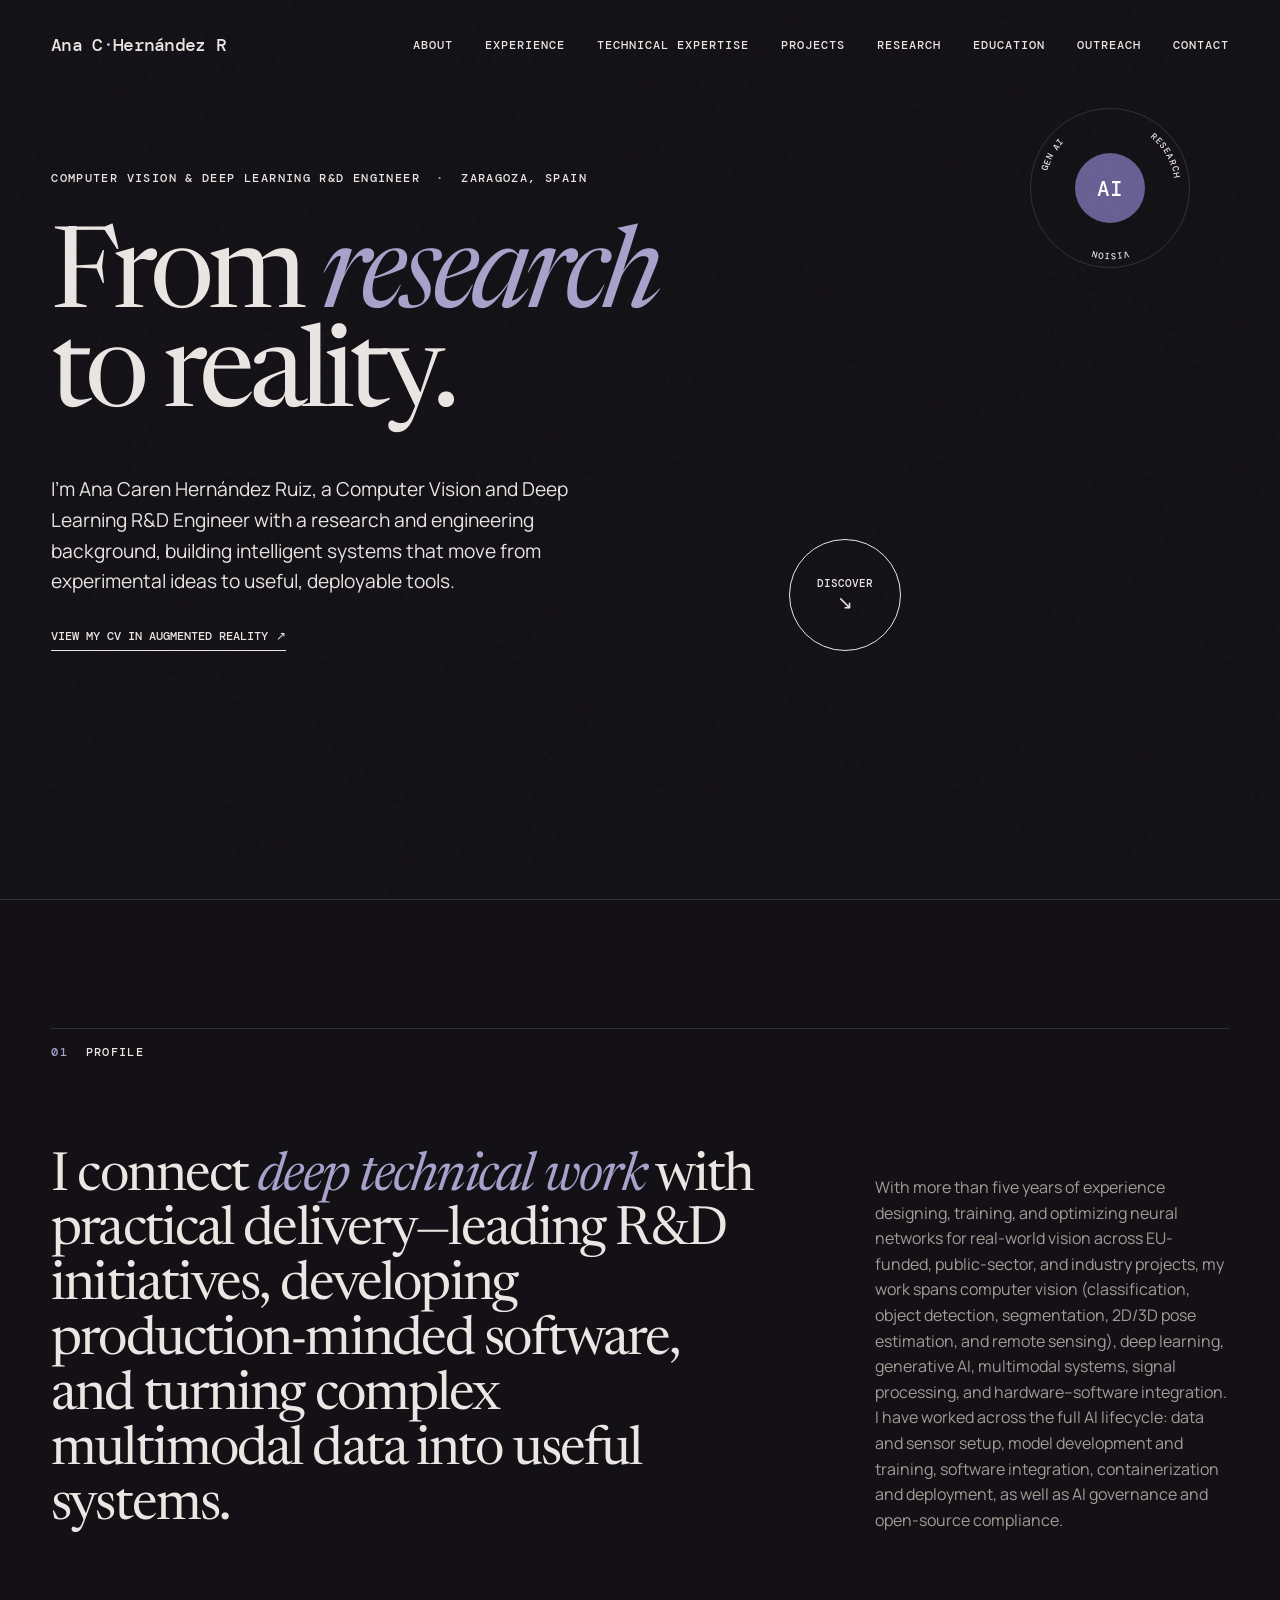
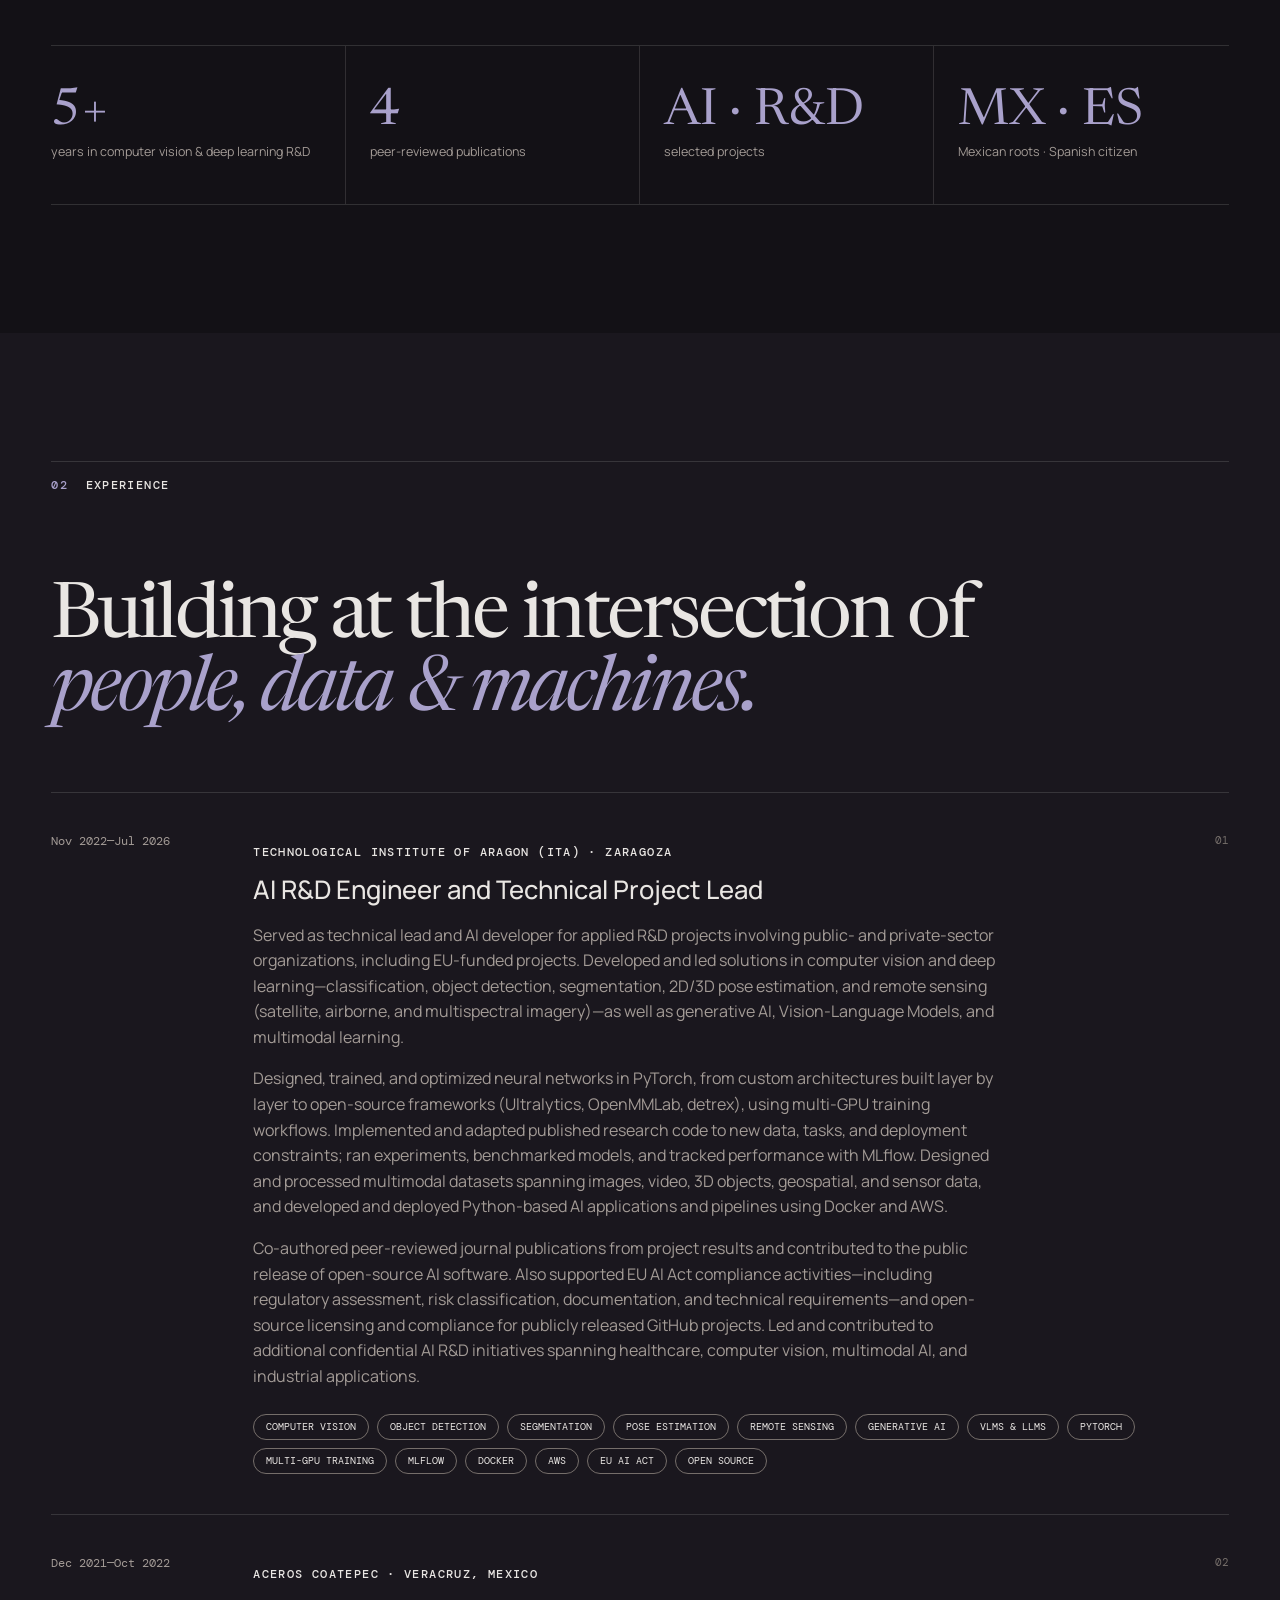
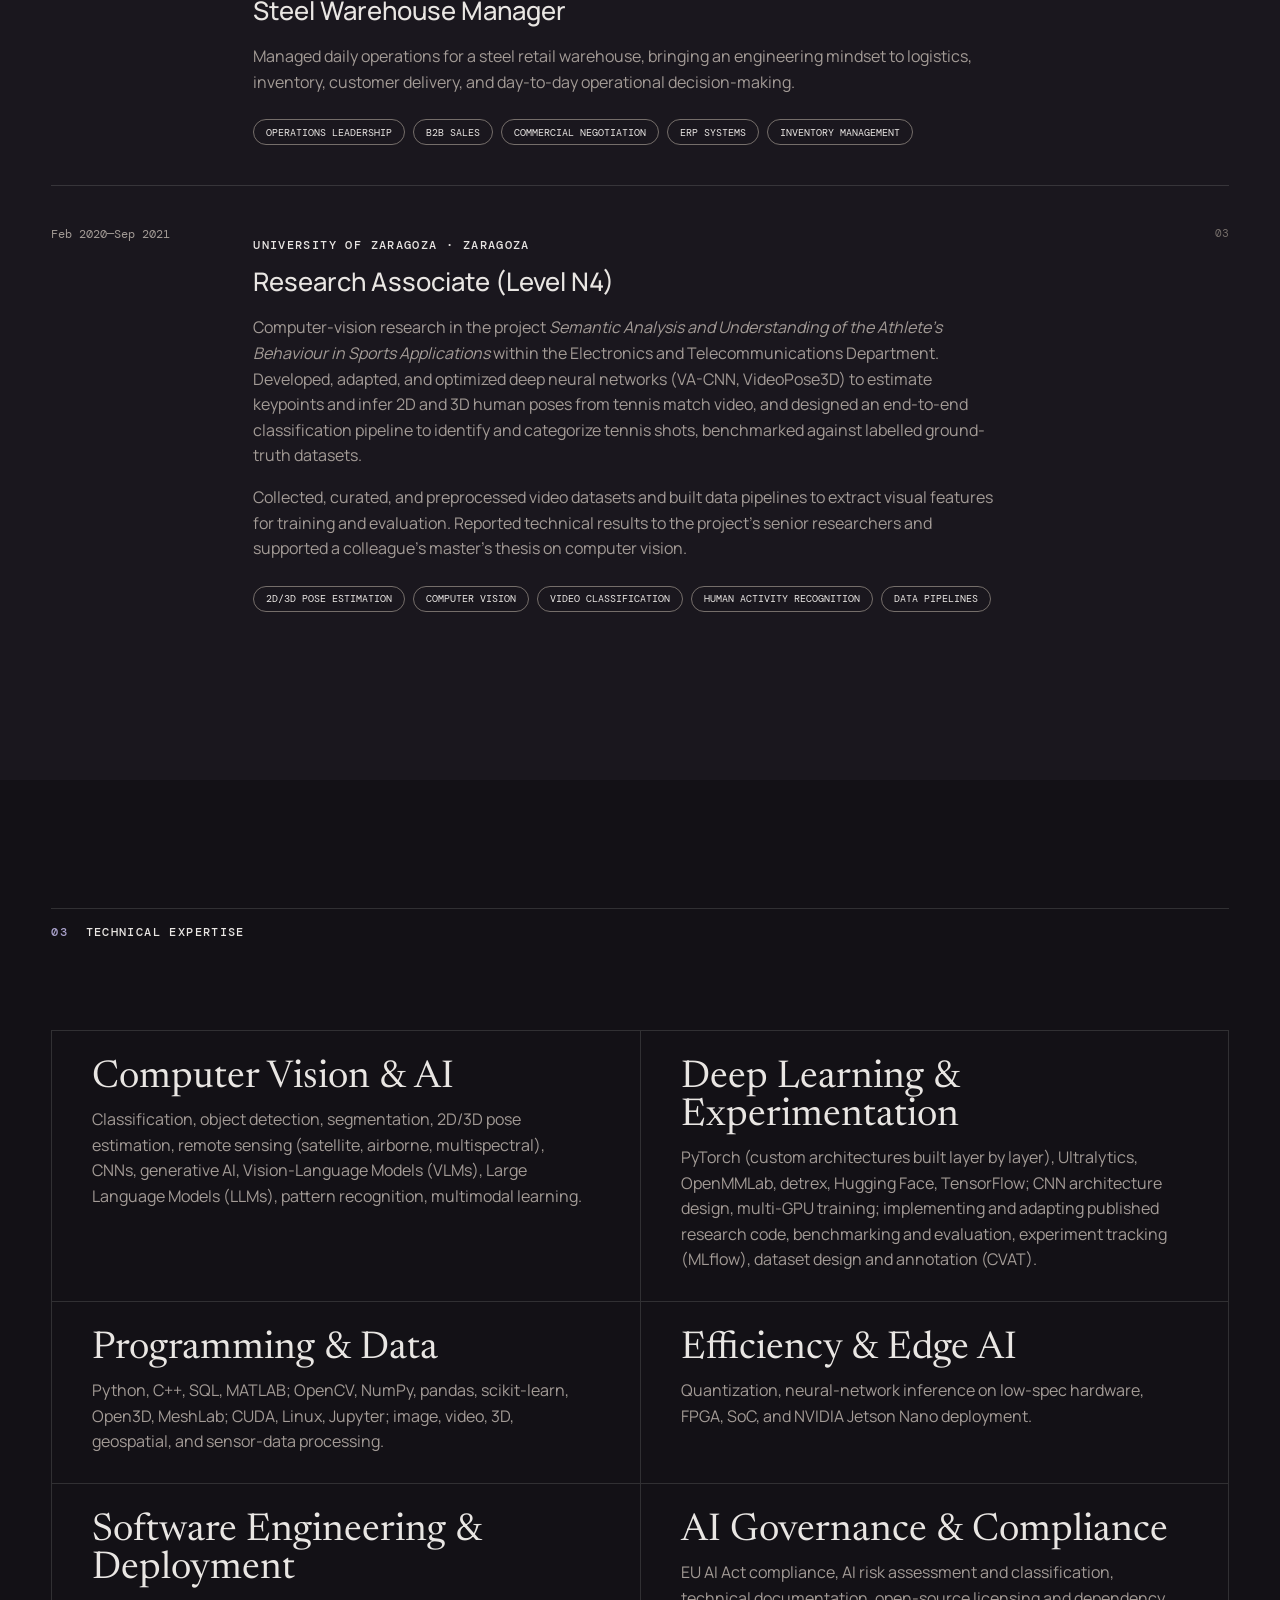
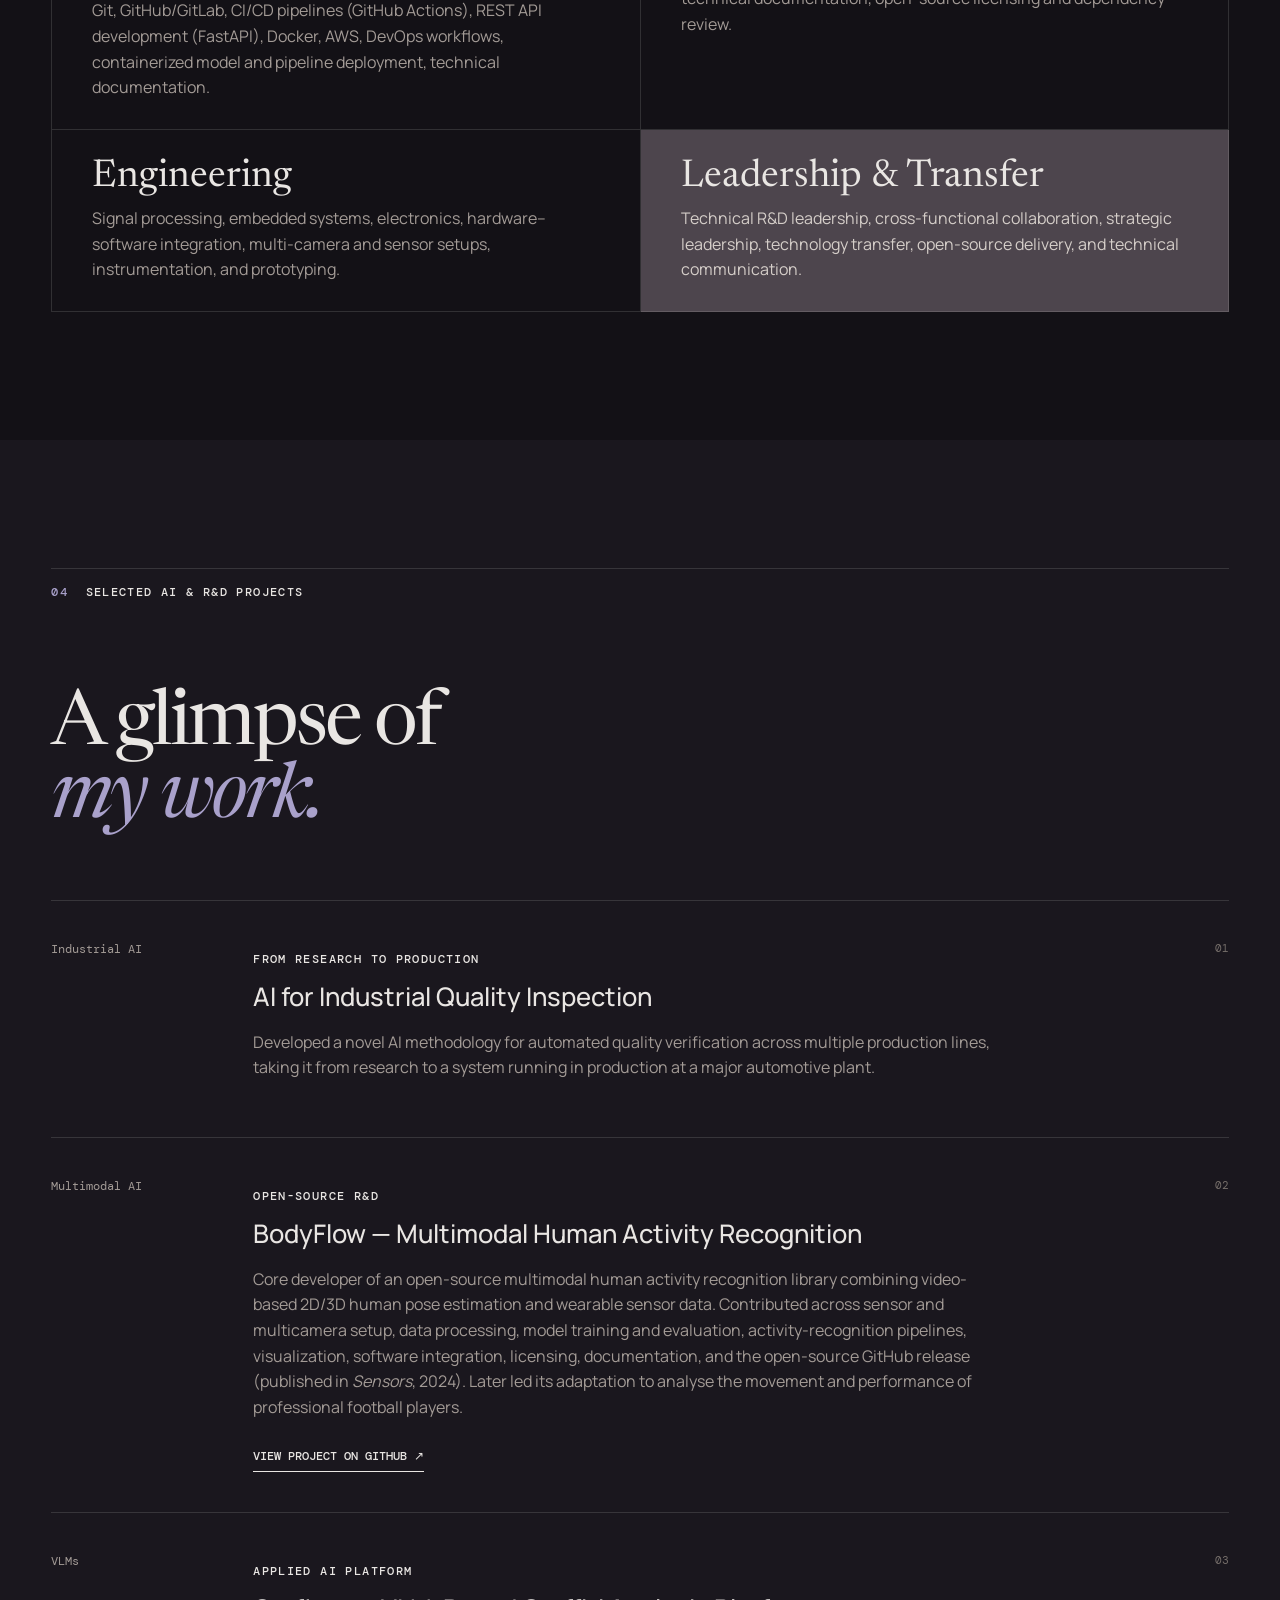
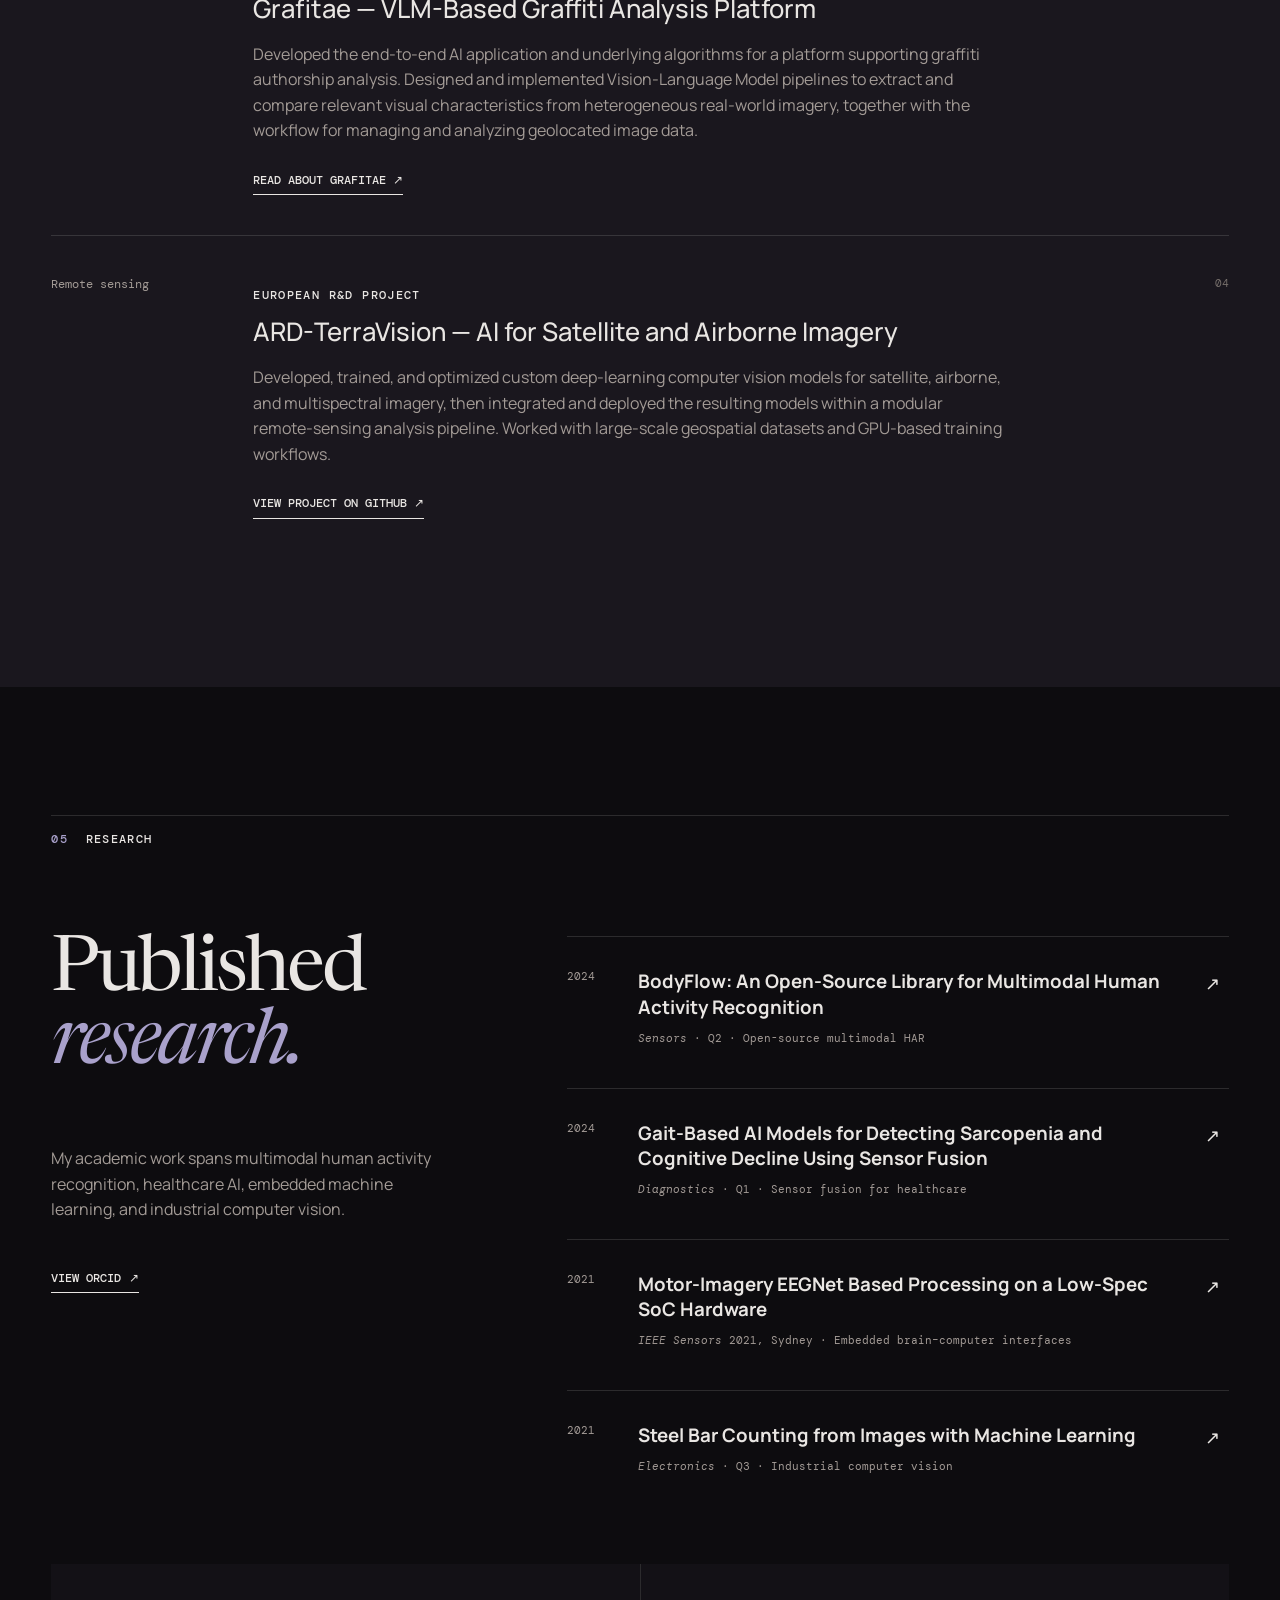
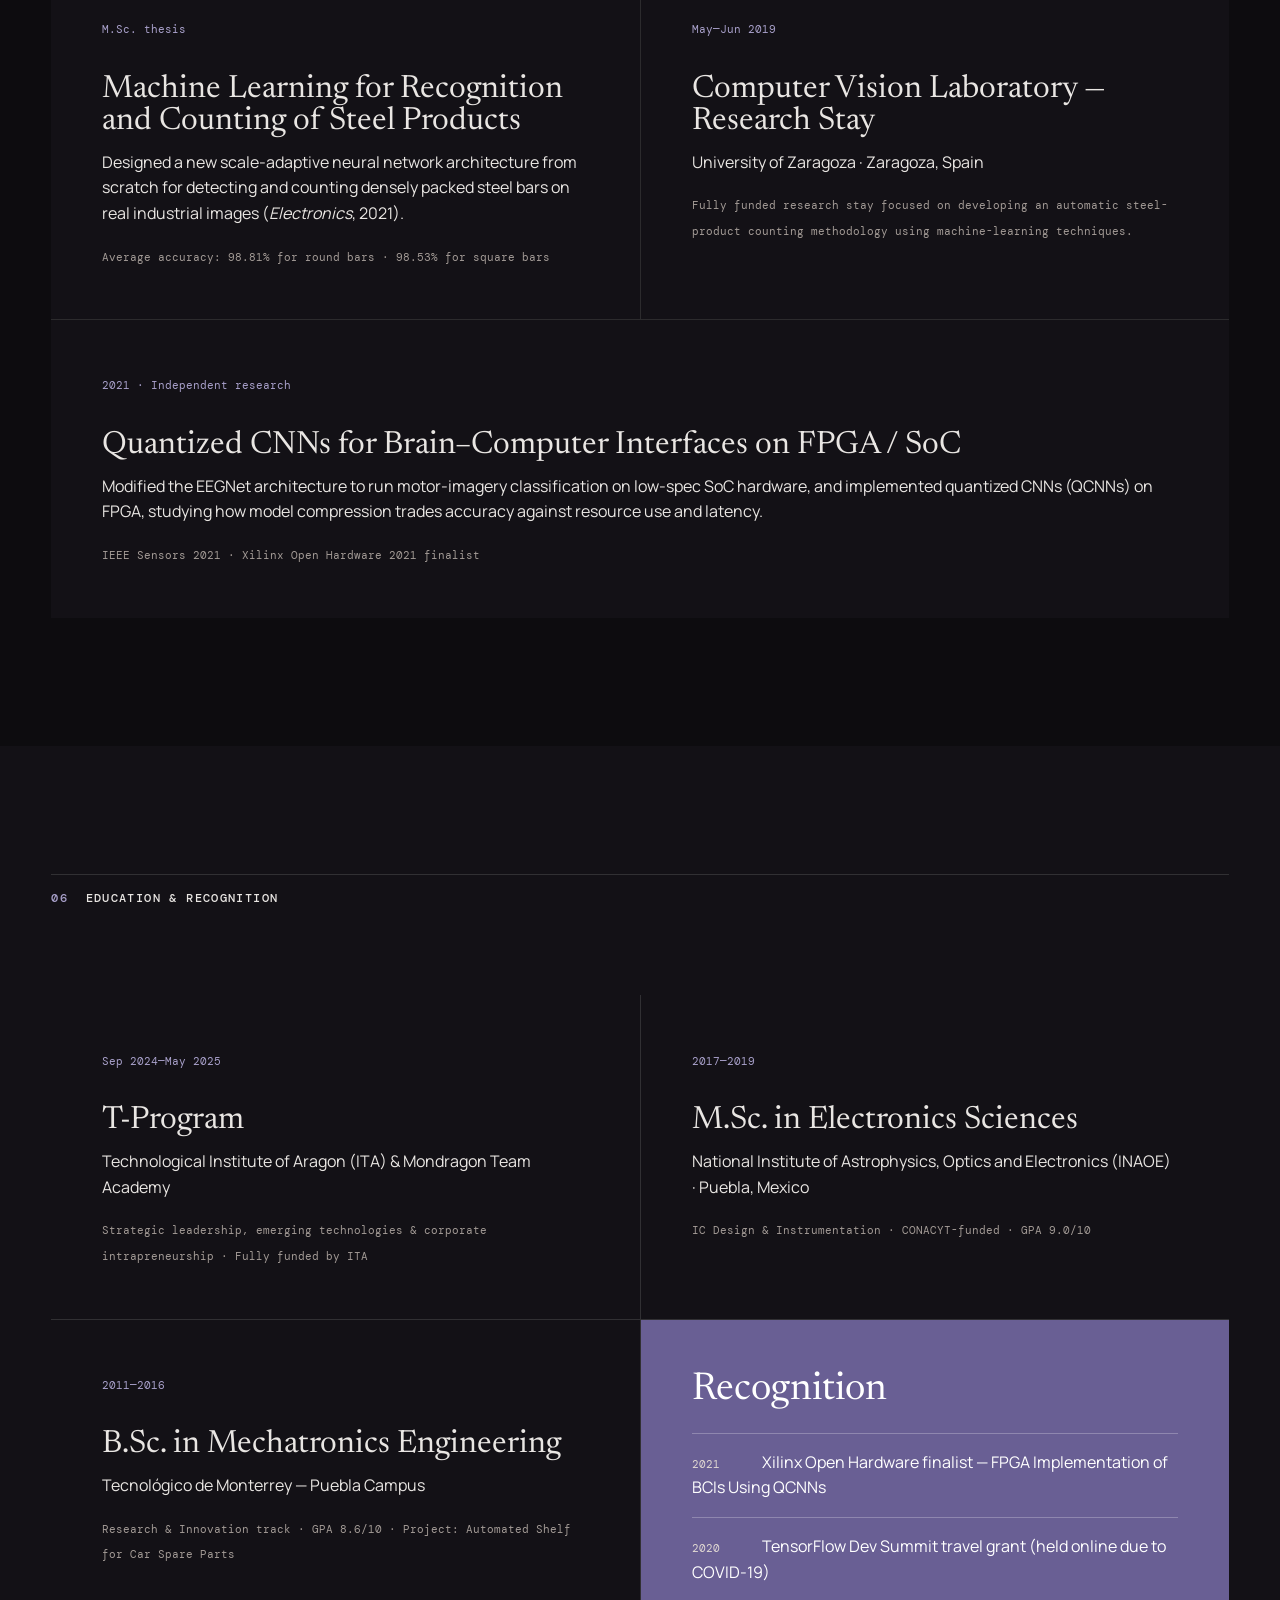
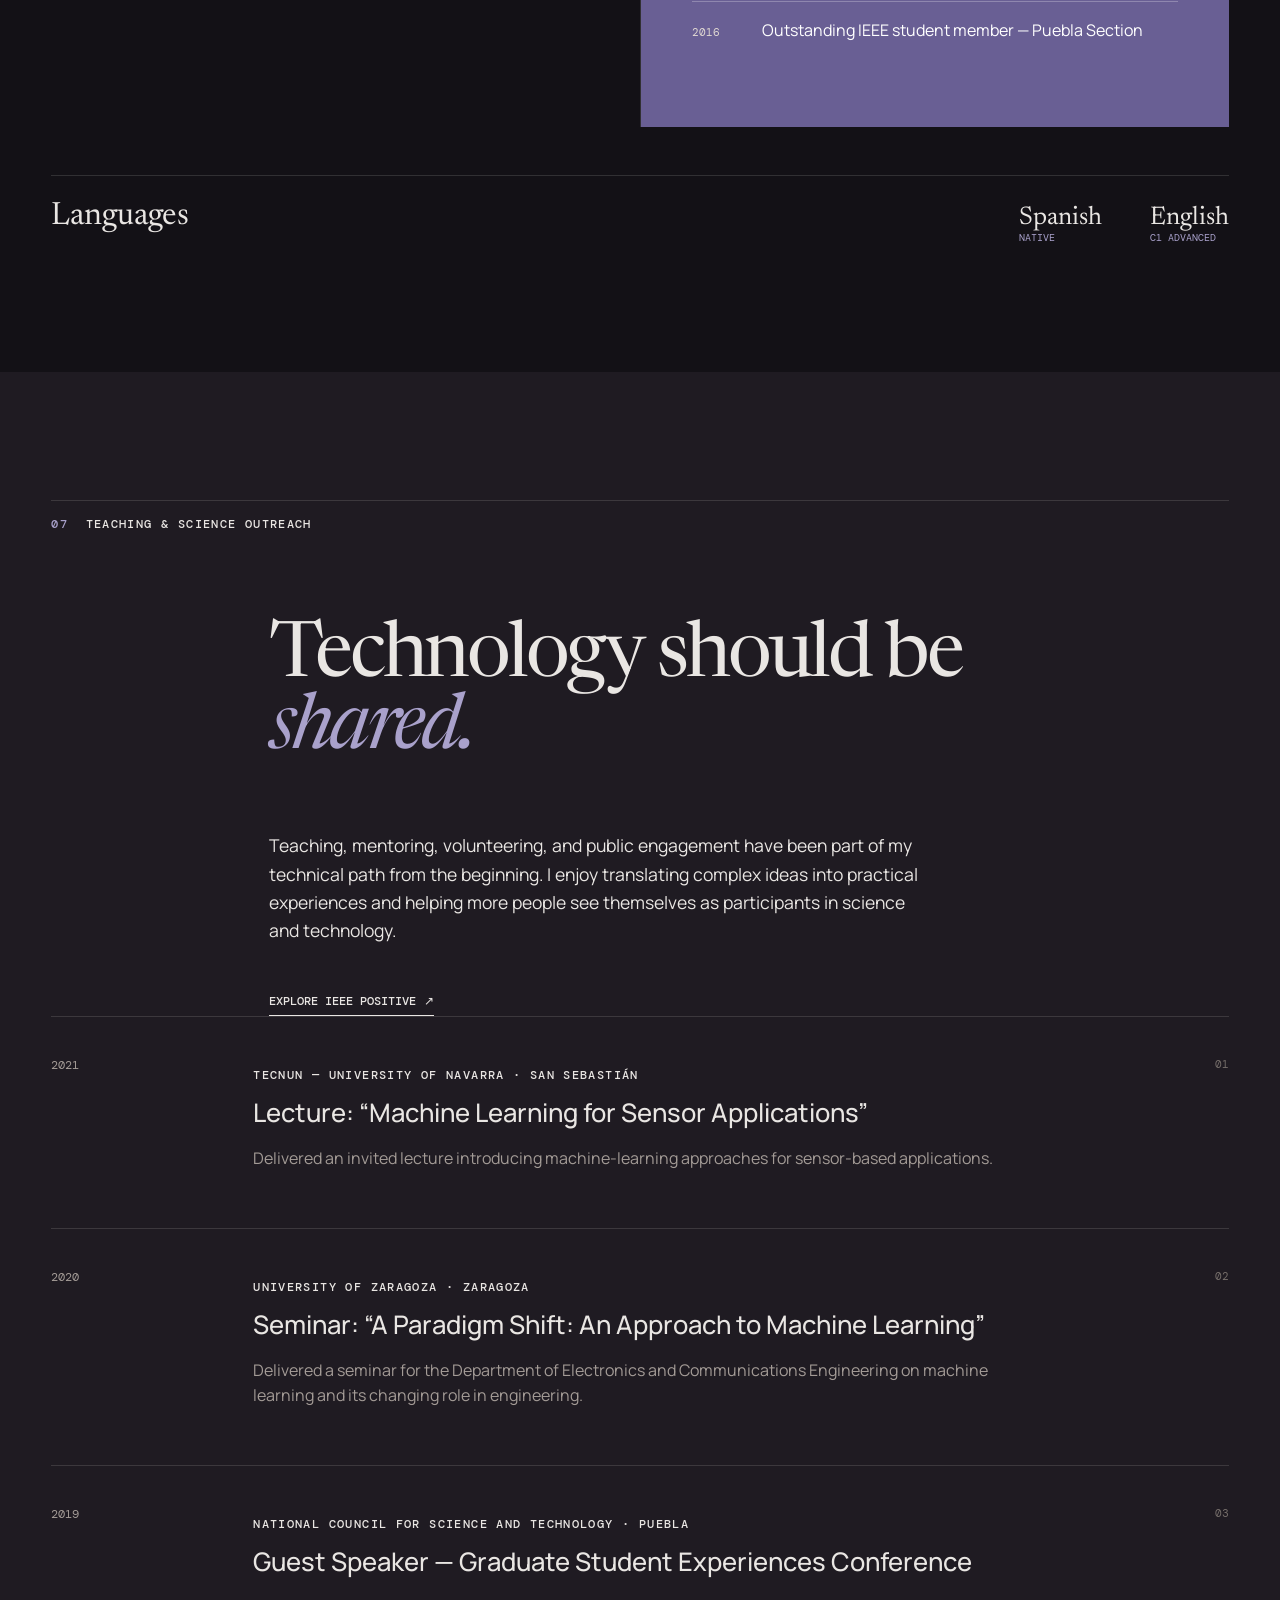
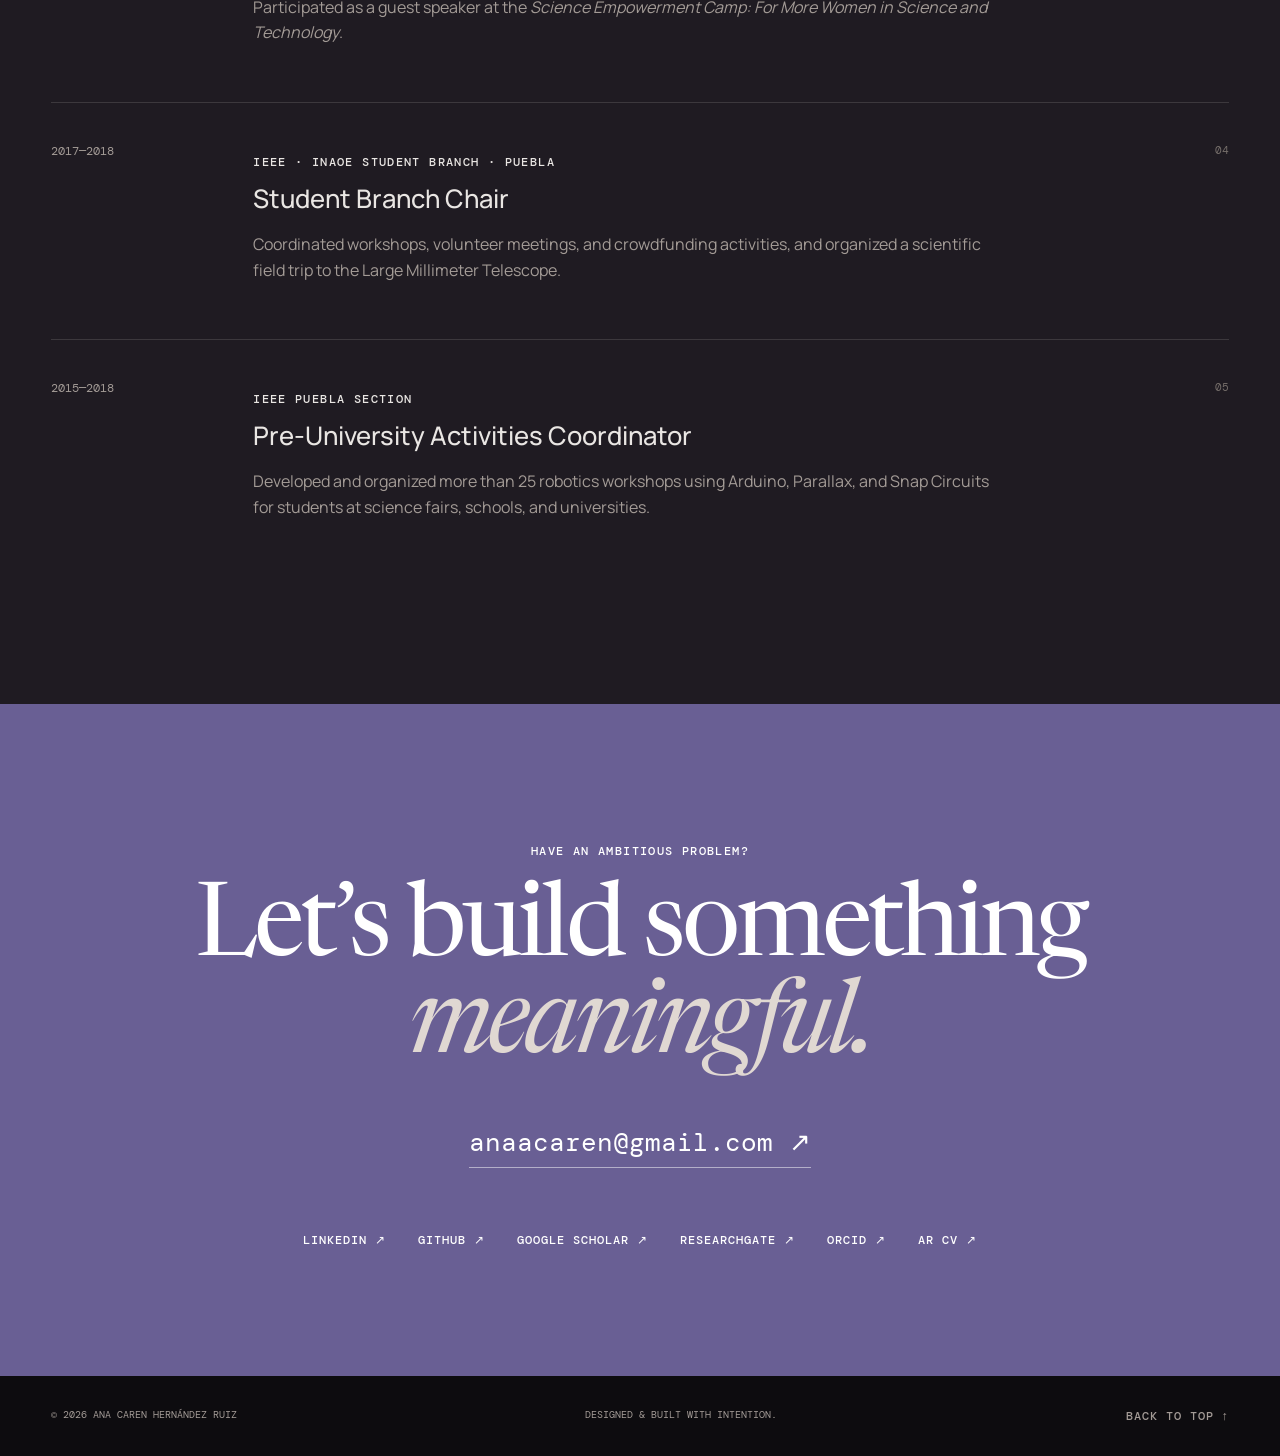
<file: index.html>
<!doctype html>
<html lang="en">
<head>
  <meta charset="utf-8">
  <meta name="viewport" content="width=device-width, initial-scale=1">
  <meta name="description" content="Ana Caren Hernández Ruiz — Computer Vision &amp; Deep Learning R&amp;D Engineer with 5+ years designing, training and optimizing neural networks for real-world vision: detection, segmentation, pose estimation, remote sensing, VLMs and multimodal AI.">
  <meta name="theme-color" content="#131116">
  <title>Ana Caren Hernández Ruiz — Computer Vision &amp; Deep Learning R&amp;D</title>
  <script>document.documentElement.classList.add('js')</script>
  <noscript><style>.reveal{opacity:1!important;transform:none!important}</style></noscript>
  <link rel="preconnect" href="https://fonts.googleapis.com">
  <link rel="preconnect" href="https://fonts.gstatic.com" crossorigin>
  <link href="https://fonts.googleapis.com/css2?family=DM+Mono:wght@300;400;500&family=Manrope:wght@400;500;600;700&family=Newsreader:ital,opsz,wght@0,6..72,400;0,6..72,500;1,6..72,400&display=swap" rel="stylesheet">
  <link rel="stylesheet" href="styles.css">
  <style>.section-label[id]{scroll-margin-top:2rem}.skill-card{min-height:0;padding:1.75rem 2.5rem}.skill-card h3{margin:0 0 .65rem}.skill-card p{margin:0}.language-block{display:flex;align-items:baseline;justify-content:space-between;gap:2rem;margin-top:3rem;padding-top:1.5rem;border-top:1px solid var(--line)}.language-block h3{font:400 2rem Newsreader,serif;margin:0}.language-block .languages{margin:0}.contact-links{flex-wrap:wrap}.project-link{display:inline-block;margin-top:.8rem}.research-notes{margin-top:3rem}.degree.wide{grid-column:1/-1}@media(max-width:600px){.language-block{align-items:flex-start;flex-direction:column}.language-block .languages{flex-direction:row;gap:2rem}}</style>
  <link rel="stylesheet" href="orbit.css">
  <script src="script.js" defer></script>
</head>
<body>
  <a class="skip-link" href="#main">Skip to content</a>
  <div class="noise" aria-hidden="true"></div>

  <header class="site-header">
    <a class="brand" href="#top" aria-label="Ana Caren, home">Ana C<span>·</span>Hernández R</a>
    <nav class="nav" aria-label="Primary navigation">
      <a href="#about">About</a>
      <a href="#experience">Experience</a>
      <a href="#expertise">Technical Expertise</a>
      <a href="#projects">Projects</a>
      <a href="#research">Research</a>
      <a href="#education">Education</a>
      <a href="#outreach">Outreach</a>
      <a href="#contact">Contact</a>
    </nav>
    <button class="menu-toggle" aria-label="Open menu" aria-expanded="false"><span></span><span></span></button>
  </header>

  <main id="main">
    <section class="hero" id="top">
      <div class="hero-kicker reveal">Computer Vision &amp; Deep Learning R&amp;D Engineer <span>·</span> Zaragoza, Spain</div>
      <h1 class="reveal">From <em>research</em><br>to reality.</h1>
      <div class="hero-bottom reveal">
        <div>
          <p>I’m Ana Caren Hernández Ruiz, a Computer Vision and Deep Learning R&amp;D Engineer with a research and engineering background, building intelligent systems that move from experimental ideas to useful, deployable tools.</p>
          <a class="text-link" href="ar/">View my CV in augmented reality <span>↗</span></a>
        </div>
        <a class="round-link" href="#about" aria-label="Discover more"><span>Discover</span><span class="arrow">↘</span></a>
      </div>
      <div class="hero-orbit" aria-hidden="true">
        <svg class="orbital-text" viewBox="0 0 160 160">
          <defs>
            <path id="orbit-a" d="M 80 14 A 66 66 0 0 1 137.16 113" />
            <path id="orbit-b" d="M 137.16 113 A 66 66 0 0 1 22.84 113" />
            <path id="orbit-c" d="M 22.84 113 A 66 66 0 0 1 80 14" />
          </defs>
          <text><textPath href="#orbit-a" startOffset="50%">RESEARCH</textPath></text>
          <text><textPath href="#orbit-b" startOffset="50%">VISION</textPath></text>
          <text class="gen-ai"><textPath href="#orbit-c" startOffset="50%">GEN&#160;AI</textPath></text>
        </svg>
        <div class="core">AI</div>
      </div>
    </section>

    <section class="intro section">
      <div class="section-label reveal" id="about"><span>01</span> Profile</div>
      <div class="intro-copy reveal">
        <p class="statement">I connect <em>deep technical work</em> with practical delivery—leading R&amp;D initiatives, developing production-minded software, and turning complex multimodal data into useful systems.</p>
        <p class="body-copy">With more than five years of experience designing, training, and optimizing neural networks for real-world vision across EU-funded, public-sector, and industry projects, my work spans computer vision (classification, object detection, segmentation, 2D/3D pose estimation, and remote sensing), deep learning, generative AI, multimodal systems, signal processing, and hardware–software integration. I have worked across the full AI lifecycle: data and sensor setup, model development and training, software integration, containerization and deployment, as well as AI governance and open-source compliance.</p>
      </div>
      <div class="metrics reveal" aria-label="Career highlights">
        <div><strong>5+</strong><span>years in computer vision &amp; deep learning R&amp;D</span></div>
        <div><strong>4</strong><span>peer-reviewed publications</span></div>
        <div><strong>AI · R&amp;D</strong><span>selected projects</span></div>
        <div><strong>MX · ES</strong><span>Mexican roots · Spanish citizen</span></div>
      </div>
    </section>

    <section class="experience section">
      <div class="section-label reveal" id="experience"><span>02</span> Experience</div>
      <div class="section-heading reveal"><h2>Building at the intersection of<br><em>people, data &amp; machines.</em></h2></div>
      <div class="timeline">
        <article class="role reveal">
          <div class="role-date">Nov 2022—Jul 2026</div>
          <div>
            <p class="eyebrow">Technological Institute of Aragon (ITA) · Zaragoza</p>
            <h3>AI R&amp;D Engineer and Technical Project Lead</h3>
            <p>Served as technical lead and AI developer for applied R&amp;D projects involving public- and private-sector organizations, including EU-funded projects. Developed and led solutions in computer vision and deep learning—classification, object detection, segmentation, 2D/3D pose estimation, and remote sensing (satellite, airborne, and multispectral imagery)—as well as generative AI, Vision-Language Models, and multimodal learning.</p>
            <p>Designed, trained, and optimized neural networks in PyTorch, from custom architectures built layer by layer to open-source frameworks (Ultralytics, OpenMMLab, detrex), using multi-GPU training workflows. Implemented and adapted published research code to new data, tasks, and deployment constraints; ran experiments, benchmarked models, and tracked performance with MLflow. Designed and processed multimodal datasets spanning images, video, 3D objects, geospatial, and sensor data, and developed and deployed Python-based AI applications and pipelines using Docker and AWS.</p>
            <p>Co-authored peer-reviewed journal publications from project results and contributed to the public release of open-source AI software. Also supported EU AI Act compliance activities—including regulatory assessment, risk classification, documentation, and technical requirements—and open-source licensing and compliance for publicly released GitHub projects. Led and contributed to additional confidential AI R&amp;D initiatives spanning healthcare, computer vision, multimodal AI, and industrial applications.</p>
            <ul class="tags"><li>Computer Vision</li><li>Object Detection</li><li>Segmentation</li><li>Pose Estimation</li><li>Remote Sensing</li><li>Generative AI</li><li>VLMs &amp; LLMs</li><li>PyTorch</li><li>Multi-GPU Training</li><li>MLflow</li><li>Docker</li><li>AWS</li><li>EU AI Act</li><li>Open Source</li></ul>
          </div>
          <div class="role-index">01</div>
        </article>
        <article class="role reveal">
          <div class="role-date">Dec 2021—Oct 2022</div>
          <div><p class="eyebrow">Aceros Coatepec · Veracruz, Mexico</p><h3>Steel Warehouse Manager</h3><p>Managed daily operations for a steel retail warehouse, bringing an engineering mindset to logistics, inventory, customer delivery, and day-to-day operational decision-making.</p><ul class="tags"><li>Operations Leadership</li><li>B2B Sales</li><li>Commercial Negotiation</li><li>ERP Systems</li><li>Inventory Management</li></ul></div>
          <div class="role-index">02</div>
        </article>
        <article class="role reveal">
          <div class="role-date">Feb 2020—Sep 2021</div>
          <div><p class="eyebrow">University of Zaragoza · Zaragoza</p><h3>Research Associate (Level N4)</h3><p>Computer-vision research in the project <em>Semantic Analysis and Understanding of the Athlete's Behaviour in Sports Applications</em> within the Electronics and Telecommunications Department. Developed, adapted, and optimized deep neural networks (VA-CNN, VideoPose3D) to estimate keypoints and infer 2D and 3D human poses from tennis match video, and designed an end-to-end classification pipeline to identify and categorize tennis shots, benchmarked against labelled ground-truth datasets.</p><p>Collected, curated, and preprocessed video datasets and built data pipelines to extract visual features for training and evaluation. Reported technical results to the project's senior researchers and supported a colleague's master's thesis on computer vision.</p><ul class="tags"><li>2D/3D Pose Estimation</li><li>Computer Vision</li><li>Video Classification</li><li>Human Activity Recognition</li><li>Data Pipelines</li></ul></div>
          <div class="role-index">03</div>
        </article>
      </div>
    </section>

    <section class="expertise section">
      <div class="section-label reveal" id="expertise"><span>03</span> Technical expertise</div>
      <div class="skill-grid">
        <article class="skill-card reveal"><h3>Computer Vision &amp; AI</h3><p>Classification, object detection, segmentation, 2D/3D pose estimation, remote sensing (satellite, airborne, multispectral), CNNs, generative AI, Vision-Language Models (VLMs), Large Language Models (LLMs), pattern recognition, multimodal learning.</p></article>
        <article class="skill-card reveal"><h3>Deep Learning &amp; Experimentation</h3><p>PyTorch (custom architectures built layer by layer), Ultralytics, OpenMMLab, detrex, Hugging Face, TensorFlow; CNN architecture design, multi-GPU training; implementing and adapting published research code, benchmarking and evaluation, experiment tracking (MLflow), dataset design and annotation (CVAT).</p></article>
        <article class="skill-card reveal"><h3>Programming &amp; Data</h3><p>Python, C++, SQL, MATLAB; OpenCV, NumPy, pandas, scikit-learn, Open3D, MeshLab; CUDA, Linux, Jupyter; image, video, 3D, geospatial, and sensor-data processing.</p></article>
        <article class="skill-card reveal"><h3>Efficiency &amp; Edge AI</h3><p>Quantization, neural-network inference on low-spec hardware, FPGA, SoC, and NVIDIA Jetson Nano deployment.</p></article>
        <article class="skill-card reveal"><h3>Software Engineering &amp; Deployment</h3><p>Git, GitHub/GitLab, CI/CD pipelines (GitHub Actions), REST API development (FastAPI), Docker, AWS, DevOps workflows, containerized model and pipeline deployment, technical documentation.</p></article>
        <article class="skill-card reveal"><h3>AI Governance &amp; Compliance</h3><p>EU AI Act compliance, AI risk assessment and classification, technical documentation, open-source licensing and dependency review.</p></article>
        <article class="skill-card reveal"><h3>Engineering</h3><p>Signal processing, embedded systems, electronics, hardware–software integration, multi-camera and sensor setups, instrumentation, and prototyping.</p></article>
        <article class="skill-card accent reveal"><h3>Leadership &amp; Transfer</h3><p>Technical R&amp;D leadership, cross-functional collaboration, strategic leadership, technology transfer, open-source delivery, and technical communication.</p></article>
      </div>
    </section>

    <section class="experience section">
      <div class="section-label reveal" id="projects"><span>04</span> Selected AI &amp; R&amp;D projects</div>
      <div class="section-heading reveal"><h2>A glimpse of<br><em>my work.</em></h2></div>
      <div class="timeline">
        <article class="role reveal">
          <div class="role-date">Industrial AI</div>
          <div>
            <p class="eyebrow">From research to production</p>
            <h3>AI for Industrial Quality Inspection</h3>
            <p>Developed a novel AI methodology for automated quality verification across multiple production lines, taking it from research to a system running in production at a major automotive plant.</p>
          </div>
          <div class="role-index">01</div>
        </article>
        <article class="role reveal">
          <div class="role-date">Multimodal AI</div>
          <div>
            <p class="eyebrow">Open-source R&amp;D</p>
            <h3>BodyFlow — Multimodal Human Activity Recognition</h3>
            <p>Core developer of an open-source multimodal human activity recognition library combining video-based 2D/3D human pose estimation and wearable sensor data. Contributed across sensor and multicamera setup, data processing, model training and evaluation, activity-recognition pipelines, visualization, software integration, licensing, documentation, and the open-source GitHub release (published in <em>Sensors</em>, 2024). Later led its adaptation to analyse the movement and performance of professional football players.</p>
            <a class="text-link project-link" href="https://github.com/ITA-TECNOLOGIA/BodyFlow" target="_blank" rel="noreferrer">View project on GitHub <span>↗</span></a>
          </div>
          <div class="role-index">02</div>
        </article>
        <article class="role reveal">
          <div class="role-date">VLMs</div>
          <div>
            <p class="eyebrow">Applied AI platform</p>
            <h3>Grafitae — VLM-Based Graffiti Analysis Platform</h3>
            <p>Developed the end-to-end AI application and underlying algorithms for a platform supporting graffiti authorship analysis. Designed and implemented Vision-Language Model pipelines to extract and compare relevant visual characteristics from heterogeneous real-world imagery, together with the workflow for managing and analyzing geolocated image data.</p>
            <a class="text-link project-link" href="https://www.heraldo.es/noticias/aragon/2026/03/03/como-identifica-ia-grafiteros-zaragoza-ita-innoidea-grafitae-1898826.html" target="_blank" rel="noreferrer">Read about Grafitae <span>↗</span></a>
          </div>
          <div class="role-index">03</div>
        </article>
        <article class="role reveal">
          <div class="role-date">Remote sensing</div>
          <div>
            <p class="eyebrow">European R&amp;D project</p>
            <h3>ARD-TerraVision — AI for Satellite and Airborne Imagery</h3>
            <p>Developed, trained, and optimized custom deep-learning computer vision models for satellite, airborne, and multispectral imagery, then integrated and deployed the resulting models within a modular remote-sensing analysis pipeline. Worked with large-scale geospatial datasets and GPU-based training workflows.</p>
            <a class="text-link project-link" href="https://github.com/ITA-TECNOLOGIA/Ard-Terravision" target="_blank" rel="noreferrer">View project on GitHub <span>↗</span></a>
          </div>
          <div class="role-index">04</div>
        </article>
      </div>
    </section>

    <section class="research section">
      <div class="section-label reveal" id="research"><span>05</span> Research</div>
      <div class="research-layout">
        <div class="sticky-title reveal"><h2>Published<br><em>research.</em></h2><p>My academic work spans multimodal human activity recognition, healthcare AI, embedded machine learning, and industrial computer vision.</p><a class="text-link" href="https://orcid.org/0000-0001-6318-6162" target="_blank" rel="noreferrer">View ORCID <span>↗</span></a></div>
        <div class="publication-list">
          <a class="publication reveal" href="https://doi.org/10.3390/s24206729" target="_blank" rel="noreferrer"><span class="pub-year">2024</span><div><h3>BodyFlow: An Open-Source Library for Multimodal Human Activity Recognition</h3><p><em>Sensors</em> · Q2 · Open-source multimodal HAR</p></div><span class="pub-arrow">↗</span></a>
          <a class="publication reveal" href="https://doi.org/10.3390/diagnostics14242886" target="_blank" rel="noreferrer"><span class="pub-year">2024</span><div><h3>Gait-Based AI Models for Detecting Sarcopenia and Cognitive Decline Using Sensor Fusion</h3><p><em>Diagnostics</em> · Q1 · Sensor fusion for healthcare</p></div><span class="pub-arrow">↗</span></a>
          <a class="publication reveal" href="https://doi.org/10.1109/SENSORS47087.2021.9639747" target="_blank" rel="noreferrer"><span class="pub-year">2021</span><div><h3>Motor-Imagery EEGNet Based Processing on a Low-Spec SoC Hardware</h3><p><em>IEEE Sensors</em> 2021, Sydney · Embedded brain–computer interfaces</p></div><span class="pub-arrow">↗</span></a>
          <a class="publication reveal" href="https://doi.org/10.3390/electronics10040402" target="_blank" rel="noreferrer"><span class="pub-year">2021</span><div><h3>Steel Bar Counting from Images with Machine Learning</h3><p><em>Electronics</em> · Q3 · Industrial computer vision</p></div><span class="pub-arrow">↗</span></a>
        </div>
      </div>
      <div class="education-grid research-notes">
        <div class="degree reveal"><span>M.Sc. thesis</span><h3>Machine Learning for Recognition and Counting of Steel Products</h3><p>Designed a new scale-adaptive neural network architecture from scratch for detecting and counting densely packed steel bars on real industrial images (<em>Electronics</em>, 2021).</p><small>Average accuracy: 98.81% for round bars · 98.53% for square bars</small></div>
        <div class="degree reveal"><span>May—Jun 2019</span><h3>Computer Vision Laboratory — Research Stay</h3><p>University of Zaragoza · Zaragoza, Spain</p><small>Fully funded research stay focused on developing an automatic steel-product counting methodology using machine-learning techniques.</small></div>
        <div class="degree wide reveal"><span>2021 · Independent research</span><h3>Quantized CNNs for Brain–Computer Interfaces on FPGA / SoC</h3><p>Modified the EEGNet architecture to run motor-imagery classification on low-spec SoC hardware, and implemented quantized CNNs (QCNNs) on FPGA, studying how model compression trades accuracy against resource use and latency.</p><small>IEEE Sensors 2021 · Xilinx Open Hardware 2021 finalist</small></div>
      </div>
    </section>

    <section class="education section">
      <div class="section-label reveal" id="education"><span>06</span> Education &amp; recognition</div>
      <div class="education-grid">
        <div class="degree reveal"><span>Sep 2024—May 2025</span><h3>T-Program</h3><p>Technological Institute of Aragon (ITA) &amp; Mondragon Team Academy</p><small>Strategic leadership, emerging technologies &amp; corporate intrapreneurship · Fully funded by ITA</small></div>
        <div class="degree reveal"><span>2017—2019</span><h3>M.Sc. in Electronics Sciences</h3><p>National Institute of Astrophysics, Optics and Electronics (INAOE) · Puebla, Mexico</p><small>IC Design &amp; Instrumentation · CONACYT-funded · GPA 9.0/10</small></div>
        <div class="degree reveal"><span>2011—2016</span><h3>B.Sc. in Mechatronics Engineering</h3><p>Tecnológico de Monterrey — Puebla Campus</p><small>Research &amp; Innovation track · GPA 8.6/10 · Project: Automated Shelf for Car Spare Parts</small></div>
        <div class="awards reveal"><h3>Recognition</h3><ul><li><span>2021</span>Xilinx Open Hardware finalist — FPGA Implementation of BCIs Using QCNNs</li><li><span>2020</span>TensorFlow Dev Summit travel grant (held online due to COVID-19)</li><li><span>2016</span>Outstanding IEEE student member — Puebla Section</li></ul></div>
      </div>
      <div class="language-block reveal"><h3>Languages</h3><div class="languages"><span>Spanish <small>Native</small></span><span>English <small>C1 Advanced</small></span></div></div>
    </section>

    <section class="beyond section">
      <div class="section-label reveal" id="outreach"><span>07</span> Teaching &amp; science outreach</div>
      <div class="beyond-copy reveal"><h2>Technology should be<br><em>shared.</em></h2><p>Teaching, mentoring, volunteering, and public engagement have been part of my technical path from the beginning. I enjoy translating complex ideas into practical experiences and helping more people see themselves as participants in science and technology.</p><a class="text-link" href="https://anaacaren.wixsite.com/ieeepositive" target="_blank" rel="noreferrer">Explore IEEE Positive <span>↗</span></a></div>
      <div class="timeline">
        <article class="role reveal"><div class="role-date">2021</div><div><p class="eyebrow">Tecnun — University of Navarra · San Sebastián</p><h3>Lecture: “Machine Learning for Sensor Applications”</h3><p>Delivered an invited lecture introducing machine-learning approaches for sensor-based applications.</p></div><div class="role-index">01</div></article>
        <article class="role reveal"><div class="role-date">2020</div><div><p class="eyebrow">University of Zaragoza · Zaragoza</p><h3>Seminar: “A Paradigm Shift: An Approach to Machine Learning”</h3><p>Delivered a seminar for the Department of Electronics and Communications Engineering on machine learning and its changing role in engineering.</p></div><div class="role-index">02</div></article>
        <article class="role reveal"><div class="role-date">2019</div><div><p class="eyebrow">National Council for Science and Technology · Puebla</p><h3>Guest Speaker — Graduate Student Experiences Conference</h3><p>Participated as a guest speaker at the <em>Science Empowerment Camp: For More Women in Science and Technology</em>.</p></div><div class="role-index">03</div></article>
        <article class="role reveal"><div class="role-date">2017—2018</div><div><p class="eyebrow">IEEE · INAOE Student Branch · Puebla</p><h3>Student Branch Chair</h3><p>Coordinated workshops, volunteer meetings, and crowdfunding activities, and organized a scientific field trip to the Large Millimeter Telescope.</p></div><div class="role-index">04</div></article>
        <article class="role reveal"><div class="role-date">2015—2018</div><div><p class="eyebrow">IEEE Puebla Section</p><h3>Pre-University Activities Coordinator</h3><p>Developed and organized more than 25 robotics workshops using Arduino, Parallax, and Snap Circuits for students at science fairs, schools, and universities.</p></div><div class="role-index">05</div></article>
      </div>
    </section>

    <section class="contact section" id="contact">
      <p class="eyebrow reveal">Have an ambitious problem?</p>
      <h2 class="reveal">Let’s build something<br><em>meaningful.</em></h2>
      <a class="email-link reveal" href="mailto:anaacaren@gmail.com">anaacaren@gmail.com <span>↗</span></a>
      <div class="contact-links reveal"><a href="https://www.linkedin.com/in/anaacaren/" target="_blank" rel="noreferrer">LinkedIn ↗</a><a href="https://github.com/anaacaren" target="_blank" rel="noreferrer">GitHub ↗</a><a href="https://scholar.google.com/citations?user=0nYlJvkAAAAJ&amp;hl=es" target="_blank" rel="noreferrer">Google Scholar ↗</a><a href="https://www.researchgate.net/profile/Ana-Hernandez-Ruiz-2?ev=hdr_xprf" target="_blank" rel="noreferrer">ResearchGate ↗</a><a href="https://orcid.org/0000-0001-6318-6162" target="_blank" rel="noreferrer">ORCID ↗</a><a href="ar/">AR CV ↗</a></div>
    </section>
  </main>

  <footer><span>© <span id="year">2026</span> Ana Caren Hernández Ruiz</span><span>Designed &amp; built with intention.</span><a href="#top">Back to top ↑</a></footer>
</body>
</html>
</file>
<file: styles.css>
:root{--paper:#131116;--ink:#e9e6e3;--muted:#a39b96;--line:rgba(233,230,227,.14);--wine:#a9a1cb;--violet:#695f94;--lime:#4d454d;--raised:#1a171e;--pad:clamp(1.25rem,4vw,4.5rem)}*{box-sizing:border-box}html{scroll-behavior:smooth}body{margin:0;background:var(--paper);color:var(--ink);font-family:Manrope,Arial,sans-serif;line-height:1.6;overflow-x:hidden}.noise{position:fixed;inset:0;pointer-events:none;z-index:20;opacity:.035;background-image:url("data:image/svg+xml,%3Csvg viewBox='0 0 180 180' xmlns='http://www.w3.org/2000/svg'%3E%3Cfilter id='n'%3E%3CfeTurbulence type='fractalNoise' baseFrequency='.9' numOctaves='3' stitchTiles='stitch'/%3E%3C/filter%3E%3Crect width='100%25' height='100%25' filter='url(%23n)' opacity='.7'/%3E%3C/svg%3E")}.skip-link{position:fixed;left:1rem;top:-5rem;z-index:100;background:var(--ink);color:var(--paper);padding:.7rem 1rem}.skip-link:focus{top:1rem}.site-header{height:90px;display:flex;align-items:center;justify-content:space-between;padding:0 var(--pad);position:absolute;width:100%;z-index:10}.brand{font:500 1.1rem DM Mono;text-decoration:none;color:var(--ink);letter-spacing:-.04em}.brand span{color:var(--wine)}.nav{display:flex;gap:2rem}.nav a,.contact-links a,footer a{font:500 .78rem DM Mono;text-transform:uppercase;letter-spacing:.08em;text-decoration:none;color:inherit}.nav a{position:relative}.nav a:after{content:"";position:absolute;left:0;bottom:-4px;width:100%;height:1px;background:currentColor;transform:scaleX(0);transform-origin:right;transition:transform .3s}.nav a:hover:after{transform:scaleX(1);transform-origin:left}.menu-toggle{display:none;border:0;background:none;padding:.5rem}.menu-toggle span{display:block;width:24px;height:1px;background:var(--ink);margin:6px}.hero{min-height:100svh;padding:clamp(9rem,19vh,13rem) var(--pad) 3rem;position:relative;border-bottom:1px solid var(--line);overflow:hidden}.hero-kicker,.section-label,.eyebrow{font:500 .72rem DM Mono;text-transform:uppercase;letter-spacing:.12em}.hero-kicker span{color:var(--wine);margin:0 .5rem}.hero h1{font:400 clamp(3.4rem,8.8vw,9rem)/.88 Newsreader,serif;letter-spacing:-.055em;margin:clamp(2rem,5vh,4rem) 0;max-width:1200px}.hero h1 em,.section h2 em,.statement em{font-weight:400;color:var(--wine)}.hero-bottom{display:flex;align-items:flex-end;justify-content:space-between;max-width:850px}.hero-bottom p{max-width:550px;font-size:clamp(1rem,1.5vw,1.25rem);margin:0}.round-link{width:112px;height:112px;flex:0 0 auto;border-radius:50%;border:1px solid var(--ink);display:flex;flex-direction:column;align-items:center;justify-content:center;color:var(--ink);text-decoration:none;font:500 .7rem DM Mono;text-transform:uppercase;transition:.35s}.round-link:hover{background:var(--ink);color:var(--paper);transform:rotate(-8deg)}.round-link .arrow{font-size:1.2rem}.hero-orbit{position:absolute;right:7vw;top:12vh;width:160px;height:160px;border:1px solid var(--line);border-radius:50%;animation:spin 20s linear infinite}.orbital-text{position:absolute;inset:0;font:400 .59rem DM Mono;letter-spacing:.2em;word-spacing:1.7rem;text-align:center;border-radius:50%;padding:6px}.core{position:absolute;inset:44px;background:var(--violet);color:white;border-radius:50%;display:grid;place-items:center;font:500 1.3rem DM Mono}@keyframes spin{to{transform:rotate(360deg)}}.section{padding:clamp(5rem,10vw,9rem) var(--pad)}.section-label{display:flex;gap:1.1rem;border-top:1px solid var(--line);padding-top:1rem;margin-bottom:clamp(3rem,7vw,7rem)}.section-label span{color:var(--wine)}.intro-copy{display:grid;grid-template-columns:2fr 1fr;gap:clamp(3rem,9vw,10rem);align-items:end}.statement{font:400 clamp(2rem,4.2vw,4.4rem)/1.02 Newsreader,serif;letter-spacing:-.035em;margin:0}.body-copy{color:var(--muted);margin:0}.metrics{display:grid;grid-template-columns:repeat(4,1fr);margin-top:7rem;border-top:1px solid var(--line);border-bottom:1px solid var(--line)}.metrics div{padding:2.5rem 1.5rem;border-right:1px solid var(--line)}.metrics div:first-child{padding-left:0}.metrics div:last-child{border:0}.metrics strong{display:block;font:400 clamp(2.3rem,4vw,4.4rem) Newsreader;color:var(--wine)}.metrics span{font-size:.78rem;color:var(--muted)}.experience{background:var(--raised);color:var(--ink)}.experience .section-label,.experience .role{border-color:var(--line)}.section-heading h2,.sticky-title h2,.beyond h2,.contact h2{font:400 clamp(2.7rem,6vw,6rem)/.95 Newsreader,serif;letter-spacing:-.04em;margin:0 0 4rem}.role{display:grid;grid-template-columns:170px 1fr 40px;gap:2rem;padding:2.5rem 0;border-top:1px solid var(--line)}.role-date{font:400 .75rem DM Mono;color:var(--muted)}.role h3{font:500 clamp(1.25rem,2vw,1.9rem) Manrope;margin:.5rem 0 1rem;max-width:780px}.role p:not(.eyebrow){color:var(--muted);max-width:750px}.role-index{font:400 .7rem DM Mono;color:#756e6a;text-align:right}.tags{display:flex;flex-wrap:wrap;gap:.5rem;list-style:none;padding:0;margin:1.5rem 0 0}.tags li{border:1px solid #756e6a;border-radius:100px;padding:.35rem .75rem;font:400 .65rem DM Mono;text-transform:uppercase}.skill-grid{display:grid;grid-template-columns:repeat(2,1fr);border-top:1px solid var(--line);border-left:1px solid var(--line)}.skill-card{min-height:270px;padding:2.5rem;border-right:1px solid var(--line);border-bottom:1px solid var(--line);position:relative}.skill-card h3{font:400 clamp(1.5rem,3vw,2.7rem) Newsreader;margin:3rem 0 1rem}.skill-card p{max-width:500px;color:var(--muted)}.card-no{font:400 .7rem DM Mono}.skill-card.accent{background:var(--lime)}.skill-card.accent p{color:#d5cec9}.research{background:#0d0c0f}.research-layout{display:grid;grid-template-columns:1fr 1.6fr;gap:clamp(3rem,8vw,9rem)}.sticky-title{align-self:start;position:sticky;top:2rem}.sticky-title p{max-width:390px;color:var(--muted)}.text-link{display:inline-flex;gap:.5rem;margin-top:2rem;color:inherit;font:500 .72rem DM Mono;text-transform:uppercase;text-decoration:none;border-bottom:1px solid;padding-bottom:.4rem}.publication{display:grid;grid-template-columns:50px 1fr 24px;gap:1.3rem;color:inherit;text-decoration:none;padding:2rem 0;border-top:1px solid var(--line);transition:.25s}.publication:hover{padding-left:1rem}.publication h3{font:500 clamp(1rem,1.6vw,1.35rem);line-height:1.35;margin:0}.publication p,.pub-year{font:400 .68rem DM Mono;color:var(--muted)}.pub-arrow{font-size:1.1rem}.education-grid{display:grid;grid-template-columns:repeat(2,1fr);gap:1px;background:var(--line)}.degree,.awards{background:var(--paper);padding:clamp(2rem,4vw,4rem);min-height:270px}.degree span,.degree small,.awards li span{font:400 .7rem DM Mono;color:var(--wine)}.degree h3{font:400 clamp(1.5rem,2.5vw,2.4rem) Newsreader;margin:2rem 0 .8rem}.degree p{margin:0 0 1rem}.degree small{color:var(--muted)}.awards{background:var(--violet);color:white}.awards h3{font:400 2.4rem Newsreader;margin:0 0 1.5rem}.awards ul{list-style:none;padding:0}.awards li{padding:1rem 0;border-top:1px solid rgba(255,255,255,.25)}.awards li span{color:#e0d8d2;display:inline-block;width:70px}.beyond{background:#1f1b22}.beyond .section-label{border-color:var(--line)}.beyond-copy{margin-left:17vw}.beyond-copy p{max-width:650px;font-size:1.1rem}.languages{display:flex;gap:3rem;margin-top:3rem;font:400 1.6rem Newsreader}.languages small{display:block;font:400 .65rem DM Mono;text-transform:uppercase;color:var(--wine)}.contact{text-align:center;background:var(--violet);color:white;padding-top:8rem;padding-bottom:8rem}.contact h2{font-size:clamp(3.4rem,8vw,8rem);margin:1.5rem 0 3rem}.contact h2 em{color:#e0d8d2}.email-link{display:inline-flex;gap:1rem;color:white;text-decoration:none;font:400 clamp(1.1rem,2vw,1.6rem) DM Mono;border-bottom:1px solid rgba(255,255,255,.5);padding-bottom:.5rem}.contact-links{display:flex;justify-content:center;gap:2rem;margin-top:4rem}.contact-links a{color:white}footer{display:flex;justify-content:space-between;padding:2rem var(--pad);font:400 .65rem DM Mono;text-transform:uppercase;background:#0d0c0f;color:var(--muted)}.reveal{opacity:0;transform:translateY(24px);transition:opacity .8s ease,transform .8s ease}.reveal.visible{opacity:1;transform:none}
@media(max-width:800px){.site-header{height:70px}.menu-toggle{display:block;z-index:2}.nav{position:fixed;inset:0;background:var(--paper);flex-direction:column;align-items:center;justify-content:center;font-size:1.5rem;transform:translateY(-100%);transition:.45s}.nav.open{transform:none}.menu-toggle.open span:first-child{transform:translateY(3.5px) rotate(45deg)}.menu-toggle.open span:last-child{transform:translateY(-3.5px) rotate(-45deg)}.hero{padding-top:8rem}.hero-orbit{width:110px;height:110px;right:-25px;top:85px;opacity:.7}.core{inset:34px;font-size:.9rem}.orbital-text{display:none}.hero-bottom{align-items:center;gap:2rem}.round-link{width:85px;height:85px}.intro-copy,.research-layout{grid-template-columns:1fr}.metrics{grid-template-columns:repeat(2,1fr);margin-top:4rem}.metrics div:nth-child(2){border-right:0}.metrics div:nth-child(-n+2){border-bottom:1px solid var(--line)}.role{grid-template-columns:1fr}.role-index{display:none}.skill-grid,.education-grid{grid-template-columns:1fr}.sticky-title{position:static}.beyond-copy{margin-left:0}.languages{flex-direction:column;gap:1rem}footer{gap:1.5rem;flex-wrap:wrap}footer span:nth-child(2){display:none}}@media(max-width:480px){.hero h1{font-size:3.5rem}.hero-bottom{display:block}.round-link{margin-top:2rem}.metrics div{padding:1.5rem .75rem}.contact-links{flex-wrap:wrap;gap:1.5rem}.publication{grid-template-columns:38px 1fr}.pub-arrow{display:none}}@media(prefers-reduced-motion:reduce){html{scroll-behavior:auto}.hero-orbit{animation:none}.reveal{opacity:1;transform:none;transition:none}}
</file>
<file: orbit.css>
.hero-orbit {
  animation: none;
}

.hero-orbit .orbital-text {
  display: block;
  width: 100%;
  height: 100%;
  padding: 0;
  overflow: visible;
  animation: spin 20s linear infinite;
}

.orbital-text path {
  fill: none;
}

.orbital-text text {
  fill: var(--ink);
  font: 500 9px "DM Mono", monospace;
  letter-spacing: 1.2px;
  text-anchor: middle;
}

.orbital-text .gen-ai {
  letter-spacing: .7px;
  word-spacing: 0;
}

@media (prefers-reduced-motion: reduce) {
  .hero-orbit .orbital-text {
    animation: none;
  }
}
</file>
